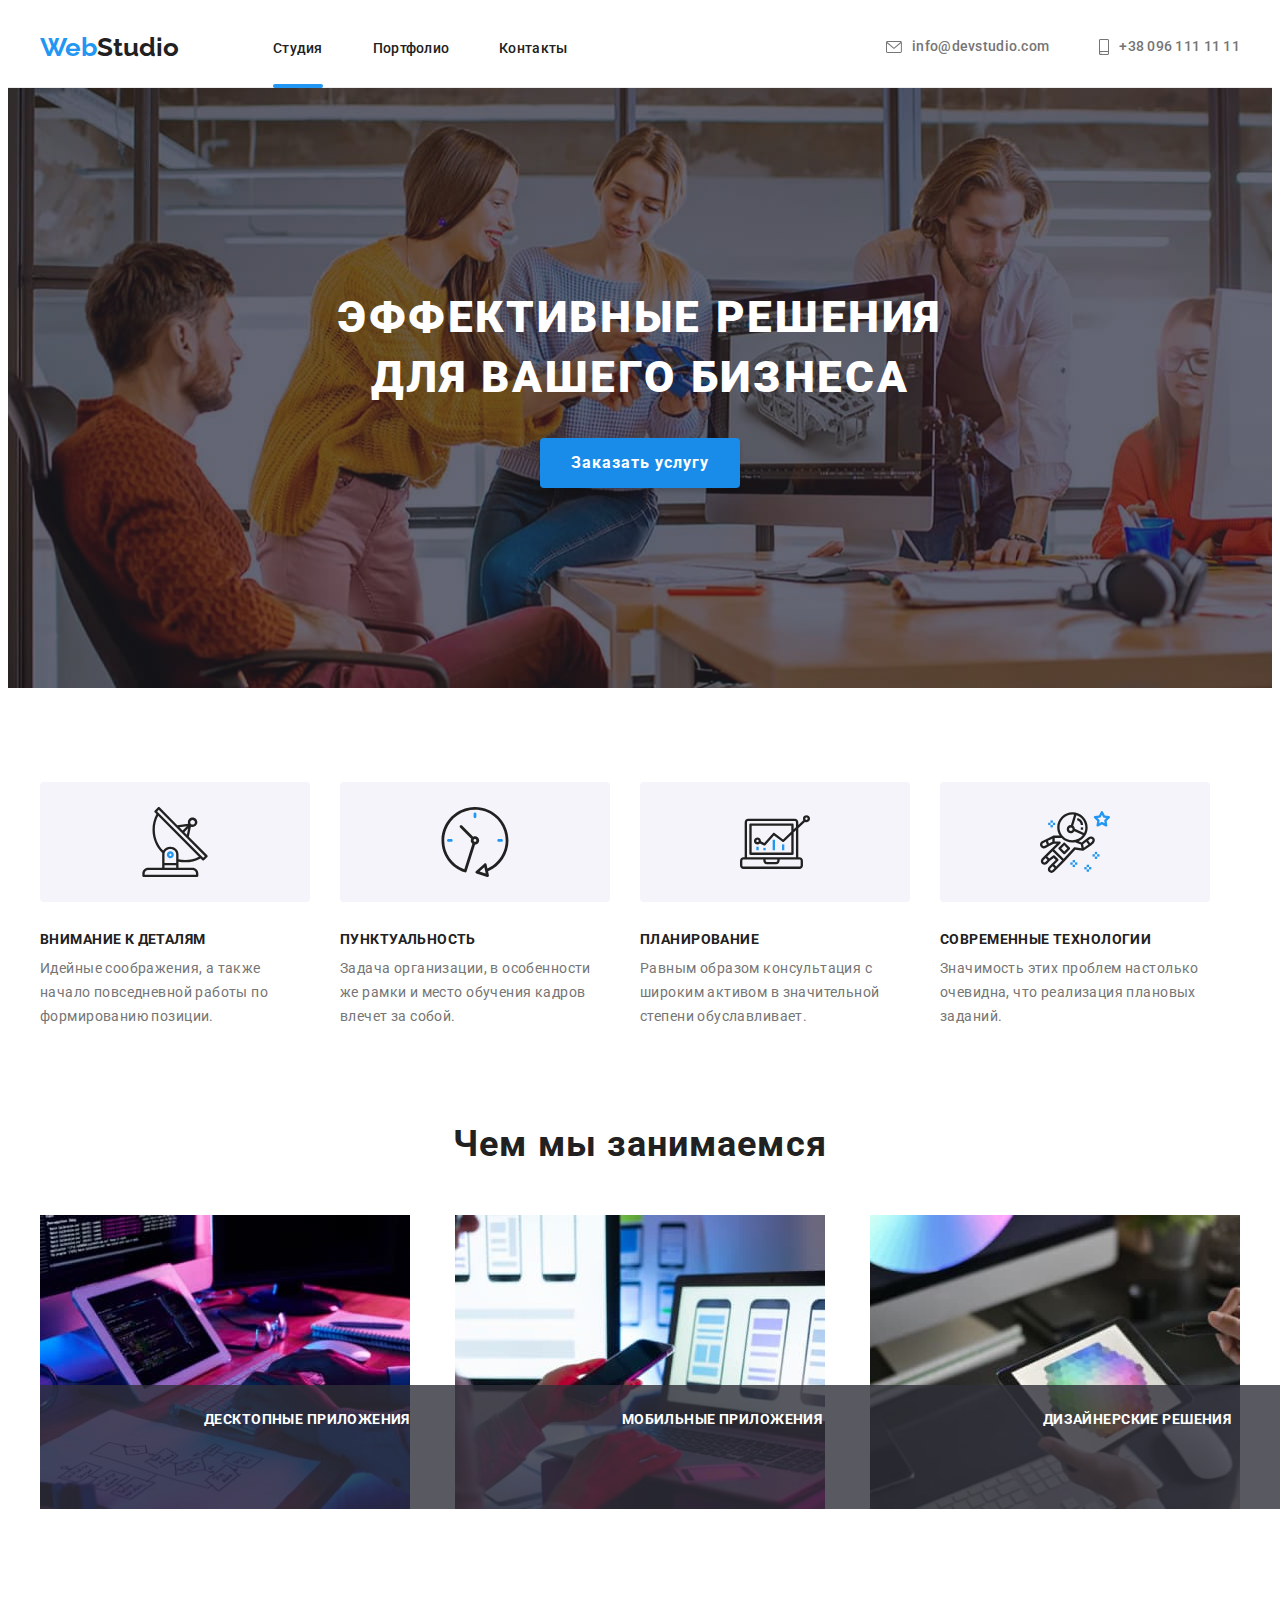
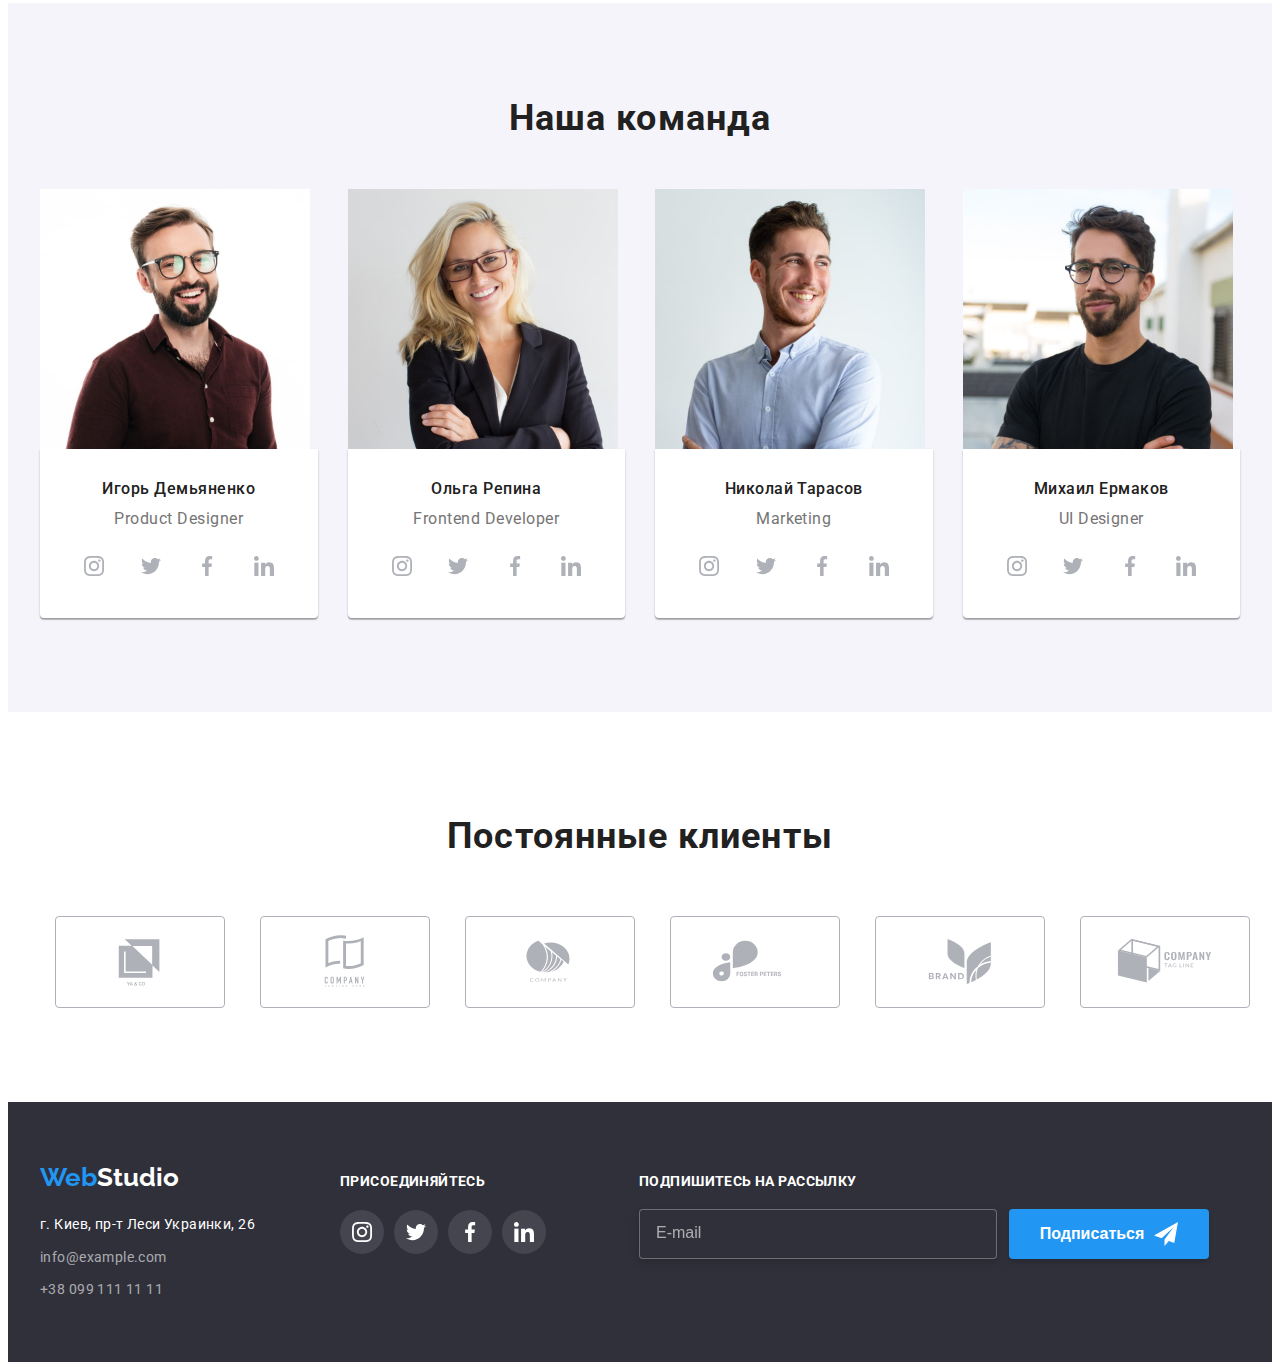
<file: index.html>
<!DOCTYPE html>
<html lang="ru">
<head>
    <meta charset="UTF-8">
    <meta http-equiv="X-UA-Compatible" content="IE=edge">
    <meta name="viewport" content="width=device-width, initial-scale=1.0">
    <title>Document</title>
    <link rel="preconnect" href="https://fonts.googleapis.com">
    <link rel="preconnect" href="https://fonts.gstatic.com" crossorigin>
    <link href="https://fonts.googleapis.com/css2?family=Raleway:wght@700&family=Roboto:wght@400;500;700;900&display=swap" rel="stylesheet">
    <link rel="stylesheet" href="https://cdnjs.cloudflare.com/ajax/libs/modern-normalize/1.1.0/modern-normalize.min.css" integrity="sha512-wpPYUAdjBVSE4KJnH1VR1HeZfpl1ub8YT/NKx4PuQ5NmX2tKuGu6U/JRp5y+Y8XG2tV+wKQpNHVUX03MfMFn9Q==" crossorigin="anonymous" referrerpolicy="no-referrer" />
    <link rel="stylesheet" href="./css/styles.css">
</head>
<body>
    <header class="header"> 
        <div class="container header-container">
            <a class="logo link" href=""><span class="accent">Web</span>Studio</a>
            <nav class="navigation">
                <ul class="nav-list list">
                    <li class="nav-list-item"><a class="nav-list-link link curent" href="./index.html">Студия</a></li>
                    <li class="nav-list-item"><a class="nav-list-link link" href="./portfolio.html">Портфолио</a></li>
                    <li class="nav-list-item"><a class="nav-list-link link" href="">Контакты</a></li>
                </ul>
            </nav>
            <a class="contact-email link" href="mailto:info@devstudio.com">
                <svg class="contact-icon" width="16" height="12">
                    <use href="./img/sprite.svg#email"></use>
                </svg>info@devstudio.com
            </a>
            <a class="contact-number link" href="tel:+380961111111">
                <svg class="contact-icon" width="10" height="16">
                    <use href="./img/sprite.svg#smartphone"></use>
                </svg>+38 096 111 11 11</a>
        </div>
    </header>
    <main>
        <!-- hero -->
        <section class="hero">
            <div class="container hero-container">
                <h1 class="main-title">Эффективные решения <br> для вашего бизнеса</h1>
                <button class="modal-btn" data-modal-open type="button">Заказать услугу</button>
            </div>
        </section>
        <!-- features -->
        <section class="features section"> 
            <div class="container features-container">
                <h2 class="title" hidden>Преимущества команды</h2>
                <ul class="features-list list">
                    <li class="features-list-item">
                        <div class="box-icons">
                            <svg class="features-list-icon" width="70" height="70">
                                <use href="./img/sprite.svg#antenna"></use>
                            </svg>
                        </div>
                        <h3 class="subtitle">Внимание к деталям</h3>
                        <p class="description">Идейные соображения, а также начало повседневной работы по формированию позиции.</p>
                    </li>
                    <li class="features-list-item">
                        <div class="box-icons">
                            <svg class="features-list-icon" width="70" height="70">
                                <use href="./img/sprite.svg#clock"></use>
                            </svg>
                        </div>
                        <h3 class="subtitle">Пунктуальность</h3>
                        <p class="description">Задача организации, в особенности же рамки и место обучения кадров влечет за собой.</p>
                    </li>
                    <li class="features-list-item">
                        <div class="box-icons">
                            <svg class="features-list-icon" width="70" height="70">
                                <use href="./img/sprite.svg#diagram"></use>
                            </svg>
                        </div>
                        <h3 class="subtitle">Планирование</h3>
                        <p class="description">Равным образом консультация с широким активом в значительной степени обуславливает.</p>
                    </li>
                    <li class="features-list-item">
                        <div class="box-icons">
                            <svg class="features-list-icon" width="70" height="70">
                                <use href="./img/sprite.svg#astronaut"></use>
                            </svg>
                        </div>
                        <h3 class="subtitle">Современные технологии</h3>
                        <p class="description">Значимость этих проблем настолько очевидна, что реализация плановых заданий.</p>
                    </li>
                </ul>
            </div>
        </section>
        <!-- jobs -->
        <section class="jobs section-half">
            <div class="container jobs-container">
                <h2 class="title-jobs">Чем мы занимаемся</h2>
                <ul class="jobs-list list">
                    <li class="jobs-list-item">
                        <div class="img-wrapper">
                        <img class="jobs-img" src="./img/about-img-1.jpg" alt="Создание кода" width="370" height="294">
                        <p class="subtitle-img">Десктопные приложения</p>
                    </div>
                    </li>
                    <li class="jobs-list-item">
                        <div class="img-wrapper">
                        <img class="jobs-img" src="./img/about-img-2.jpg" alt="Подбор дизайна" width="370" height="294">
                        <p class="subtitle-img">Мобильные приложения</p>
                    </div>
                    </li>
                    <li class="jobs-list-item">
                        <div class="img-wrapper">
                        <img class="jobs-img" src="./img/about-img-3.jpg" alt="Поиск цвета" width="370" height="294">
                        <p class="subtitle-img">Дизайнерские решения</p>
                    </div>
                    </li>
                </ul>  
            </div>
        </section>
        <!-- team -->
        <section class="team section">
            <div class="container team-container">
                <h2 class="title-our-team">Наша команда</h2>
                <ul class="team-list list">
                    <li class="team-list-item">
                        <img class="team-card-img" src="./img/team-img1.jpg" alt="Product Designer" width="270" height="260">
                        <div class="team-container-wrapper">
                            <h3 class="team-title">Игорь Демьяненко</h3>
                            <p class="team-description" lang="en">Product Designer</p>
                            <ul class="social-list list">
                                <li class="social-list-item">
                                    <a class="social-list-link" href="">
                                        <svg class="social-list-icon" width="20" height="20">
                                            <use href="./img/sprite.svg#instagram"></use>
                                        </svg>
                                    </a>
                                </li>
                                <li class="social-list-item">
                                    <a class="social-list-link" href="">
                                        <svg class="social-list-icon" width="20" height="20">
                                            <use href="./img/sprite.svg#twitter"></use>
                                        </svg>
                                    </a>
                                </li>
                                <li class="social-list-item">
                                    <a class="social-list-link" href="">
                                        <svg class="social-list-icon" width="20" height="20">
                                            <use href="./img/sprite.svg#facebook"></use>
                                        </svg>
                                    </a>
                                </li>
                                <li class="social-list-item">
                                    <a class="social-list-link" href="">
                                        <svg class="social-list-icon" width="20" height="20">
                                            <use href="./img/sprite.svg#linkedin"></use>
                                        </svg>
                                    </a>
                                </li>
                            </ul>
                        </div>
                    </li>
                    <li class="team-list-item">
                        <img class="team-card-img" src="./img/team-img2.jpg" alt="Frontend Developer" width="270" height="260">
                        <div class="team-container-wrapper">
                            <h3 class="team-title">Ольга Репина</h3>
                            <p class="team-description" lang="en">Frontend Developer</p>
                            <ul class="social-list list">
                                <li class="social-list-item">
                                    <a class="social-list-link" href="">
                                        <svg class="social-list-icon" width="20" height="20">
                                            <use href="./img/sprite.svg#instagram"></use>
                                        </svg>
                                    </a>
                                </li>
                                <li class="social-list-item">
                                    <a class="social-list-link" href="">
                                        <svg class="social-list-icon" width="20" height="20">
                                            <use href="./img/sprite.svg#twitter"></use>
                                        </svg>
                                    </a>
                                </li>
                                <li class="social-list-item">
                                    <a class="social-list-link" href="">
                                        <svg class="social-list-icon" width="20" height="20">
                                            <use href="./img/sprite.svg#facebook"></use>
                                        </svg>
                                    </a>
                                </li>
                                <li class="social-list-item">
                                    <a class="social-list-link" href="">
                                        <svg class="social-list-icon" width="20" height="20">
                                            <use href="./img/sprite.svg#linkedin"></use>
                                        </svg>
                                    </a>
                                </li>
                            </ul>        
                        </div> 
                    </li>  
                    <li class="team-list-item">
                        <img class="team-card-img" src="./img/team-img3.jpg" alt="Marketing" width="270" height="260">
                        <div class="team-container-wrapper">
                            <h3 class="team-title">Николай Тарасов</h3>
                            <p class="team-description" lang="en">Marketing</p>
                            <ul class="social-list list">
                                <li class="social-list-item">
                                    <a class="social-list-link" href="">
                                        <svg class="social-list-icon" width="20" height="20">
                                            <use href="./img/sprite.svg#instagram"></use>
                                        </svg>
                                    </a>
                                </li>
                                <li class="social-list-item">
                                    <a class="social-list-link" href="">
                                        <svg class="social-list-icon" width="20" height="20">
                                            <use href="./img/sprite.svg#twitter"></use>
                                        </svg>
                                    </a>
                                </li>
                                <li class="social-list-item">
                                    <a class="social-list-link" href="">
                                        <svg class="social-list-icon" width="20" height="20">
                                            <use href="./img/sprite.svg#facebook"></use>
                                        </svg>
                                    </a>
                                </li>
                                <li class="social-list-item">
                                    <a class="social-list-link" href="">
                                        <svg class="social-list-icon" width="20" height="20">
                                            <use href="./img/sprite.svg#linkedin"></use>
                                        </svg>
                                    </a>
                                </li>
                            </ul>
                        </div>
                    </li> 
                    <li class="team-list-item">
                        <img class="team-card-img" src="./img/team-img4.jpg" alt="UI Designer" width="270" height="260">
                        <div class="team-container-wrapper">
                            <h3 class="team-title">Михаил Ермаков</h3>
                            <p class="team-description" lang="en">UI Designer</p>
                            <ul class="social-list list">
                                <li class="social-list-item">
                                    <a class="social-list-link" href="">
                                        <svg class="social-list-icon" width="20" height="20">
                                            <use href="./img/sprite.svg#instagram"></use>
                                        </svg>
                                    </a>
                                </li>
                                <li class="social-list-item">
                                    <a class="social-list-link" href="">
                                        <svg class="social-list-icon" width="20" height="20">
                                            <use href="./img/sprite.svg#twitter"></use>
                                        </svg>
                                    </a>
                                </li>
                                <li class="social-list-item">
                                    <a class="social-list-link" href="">
                                        <svg class="social-list-icon" width="20" height="20">
                                            <use href="./img/sprite.svg#facebook"></use>
                                        </svg>
                                    </a>
                                </li>
                                <li class="social-list-item">
                                    <a class="social-list-link" href="">
                                        <svg class="social-list-icon" width="20" height="20">
                                            <use href="./img/sprite.svg#linkedin"></use>
                                        </svg>
                                    </a>
                                </li>
                            </ul>
                        </div>
                    </li>
                </ul>
            </div>
        </section>
        <section class="clients section">
            <div class="container clients-container">
            <h2 class="title-clients">Постоянные клиенты</h2>
            <ul class="clients-list list">
                <li class="clients-list-item">
                    <a class="clients-company link" href="">
                        <svg class="clients-list-icon" width="106" height="60">
                            <use href="./img/sprite.svg#company1"></use>
                        </svg> 
                    </a>
                </li>
                <li class="clients-list-item">
                    <a class="clients-company link" href="">
                        <svg class="clients-list-icon" width="106" height="60">
                            <use href="./img/sprite.svg#company2"></use>
                        </svg> 
                    </a>
                </li>
                <li class="clients-list-item">
                    <a class="clients-company link" href="">
                        <svg class="clients-list-icon" width="106" height="60">
                            <use href="./img/sprite.svg#company3"></use>
                        </svg> 
                    </a>
                </li>
                <li class="clients-list-item">
                    <a class="clients-company link" href="">
                        <svg class="clients-list-icon" width="106" height="60">
                            <use href="./img/sprite.svg#company4"></use>
                        </svg> 
                    </a>
                </li>
                <li class="clients-list-item">
                    <a class="clients-company link" href="">
                        <svg class="clients-list-icon" width="106" height="60">
                            <use href="./img/sprite.svg#company5"></use>
                        </svg> 
                    </a>
                </li>
                <li class="clients-list-item">
                    <a class="clients-company link" href="">
                        <svg class="clients-list-icon" width="106" height="60">
                            <use href="./img/sprite.svg#company6"></use>
                        </svg> 
                    </a>
                </li>
            </ul>
        </div>
        </section>
    </main>
    <footer class="footer">
        <div class="container footer-container">
            <div class="footer-adress-container">
            <a class="logo-link link" href=""><span class="accent">Web</span>Studio</a>
            <address class="address">
                <ul class="contact-list list">
                    <li class="contact-list-item">
                        <a class="contact-list link" href="https://goo.gl/maps/4rKQJ6UGh4Y5ATCG8" target="_blank">г. Киев, пр-т Леси Украинки, 26</a>
                    </li>
                    <li class="contact-list-item">
                        <a class="contact-email-bottom link" href="mailto:info@example.com">info@example.com</a>
                    </li>
                    <li class="contact-list-item">
                        <a class="contact-number-bottom link" href="tel:+380991111111">+38 099 111 11 11</a>
                    </li>
                </ul>
            </address>
        </div>
        <div class="join-container">
            <h3 class="subtitle-join">присоединяйтесь</h3>
            <ul class="join-list list">
                <li class="join-list-item">
                    <a class="join-list-link" href="">
                        <svg class="join-list-icon" width="20" height="20">
                            <use href="./img/sprite.svg#instagram">
                            </use>
                        </svg>
                    </a>
                </li>
                <li class="join-list-item">
                    <a class="join-list-link" href="">
                        <svg class="join-list-icon" width="20" height="20">
                            <use href="./img/sprite.svg#twitter">
                            </use>
                        </svg>
                    </a>
                </li>
                <li class="join-list-item">
                    <a class="join-list-link" href="">
                        <svg class="join-list-icon" width="20" height="20">
                            <use href="./img/sprite.svg#facebook">
                            </use>
                        </svg>
                    </a>
                </li>
                <li class="join-list-item">
                    <a class="join-list-link" href="">
                        <svg class="join-list-icon" width="20" height="20">
                            <use href="./img/sprite.svg#linkedin">
                            </use>
                        </svg>
                    </a>
                </li>
            </ul>
        </div>
        <form class="contact-form">
            <h3 class="subtitle-form">Подпишитесь на рассылку</h3>
        <div class="subscribe-wrapper">
            <input name="user-email" type="text" class="footer-form-input" placeholder="E-mail">
            <button type="submit" class="submit-btn">Подписаться</button>
        </div>
    </form>
    </div>
    </footer>
        <div class="backdrop is-hidden" data-modal>
            <div class="modal">
                <button type="button" class="modal-close-button" data-modal-close>
                    <svg class="modal-close-icon" width="11" height="11">
                        <use href="./img/sprite.svg#close-icon"></use>
                    </svg>
                </button>
                <form class="contact-form">
                    <p class="form-description">Оставьте свои данные, мы вам перезвоним</p>
                    <label class="contact-form-field">
                        Имя
                    <span class="contact-form-input-wrapper">
                        <input name="user-name" class="contact-form-input" type="text">
                        <svg class="contact-form-icon"  width="18" height="18">
                            <use href="./img/sprite.svg#name"></use>
                        </svg>
                    </span>
                    </label>
                    <label class="contact-form-field">
                        Телефон
                    <span class="contact-form-input-wrapper">
                        <input name="user-phone" class="contact-form-input" type="tel">
                        <svg class="contact-form-icon" width="18" height="18">
                            <use href="./img/sprite.svg#phone"></use>
                        </svg>
                    </span>
                    </label>
                    <label class="contact-form-field">
                    Почта
                    <span class="contact-form-input-wrapper">
                        <input name="user-email" class="contact-form-input" type="text">
                        <svg class="contact-form-icon" width="18" height="18">
                            <use href="./img/sprite.svg#message"></use>
                        </svg>
                    </span>
                    </label>
                    <label class="contact-form-field">
                        Комментарий
                        <textarea 
                        name="user-message" 
                        class="contact-form-message" 
                        placeholder="Введите текст"></textarea>
                    </label>
                    <div class="contact-form-checkbox-wrapper">
                        <input id="policy-checkbox" name="accept-policy" class="contact-form-checkbox visually-hidden" type="checkbox" required> 
                        <label for="policy-checkbox" class="contact-form-checkbox-label">Соглашаюсь с рассылкой и принимаю&nbsp;<a class="form-list-link" href="">Условия договора</a></label>
                    </div>
                    <button type="submit" class="contact-form-submit-btn">Отправить</button>
                </form>
            </div>
        </div>
        <script src="./js/modal.js"></script>
</body>
</html>
</file>
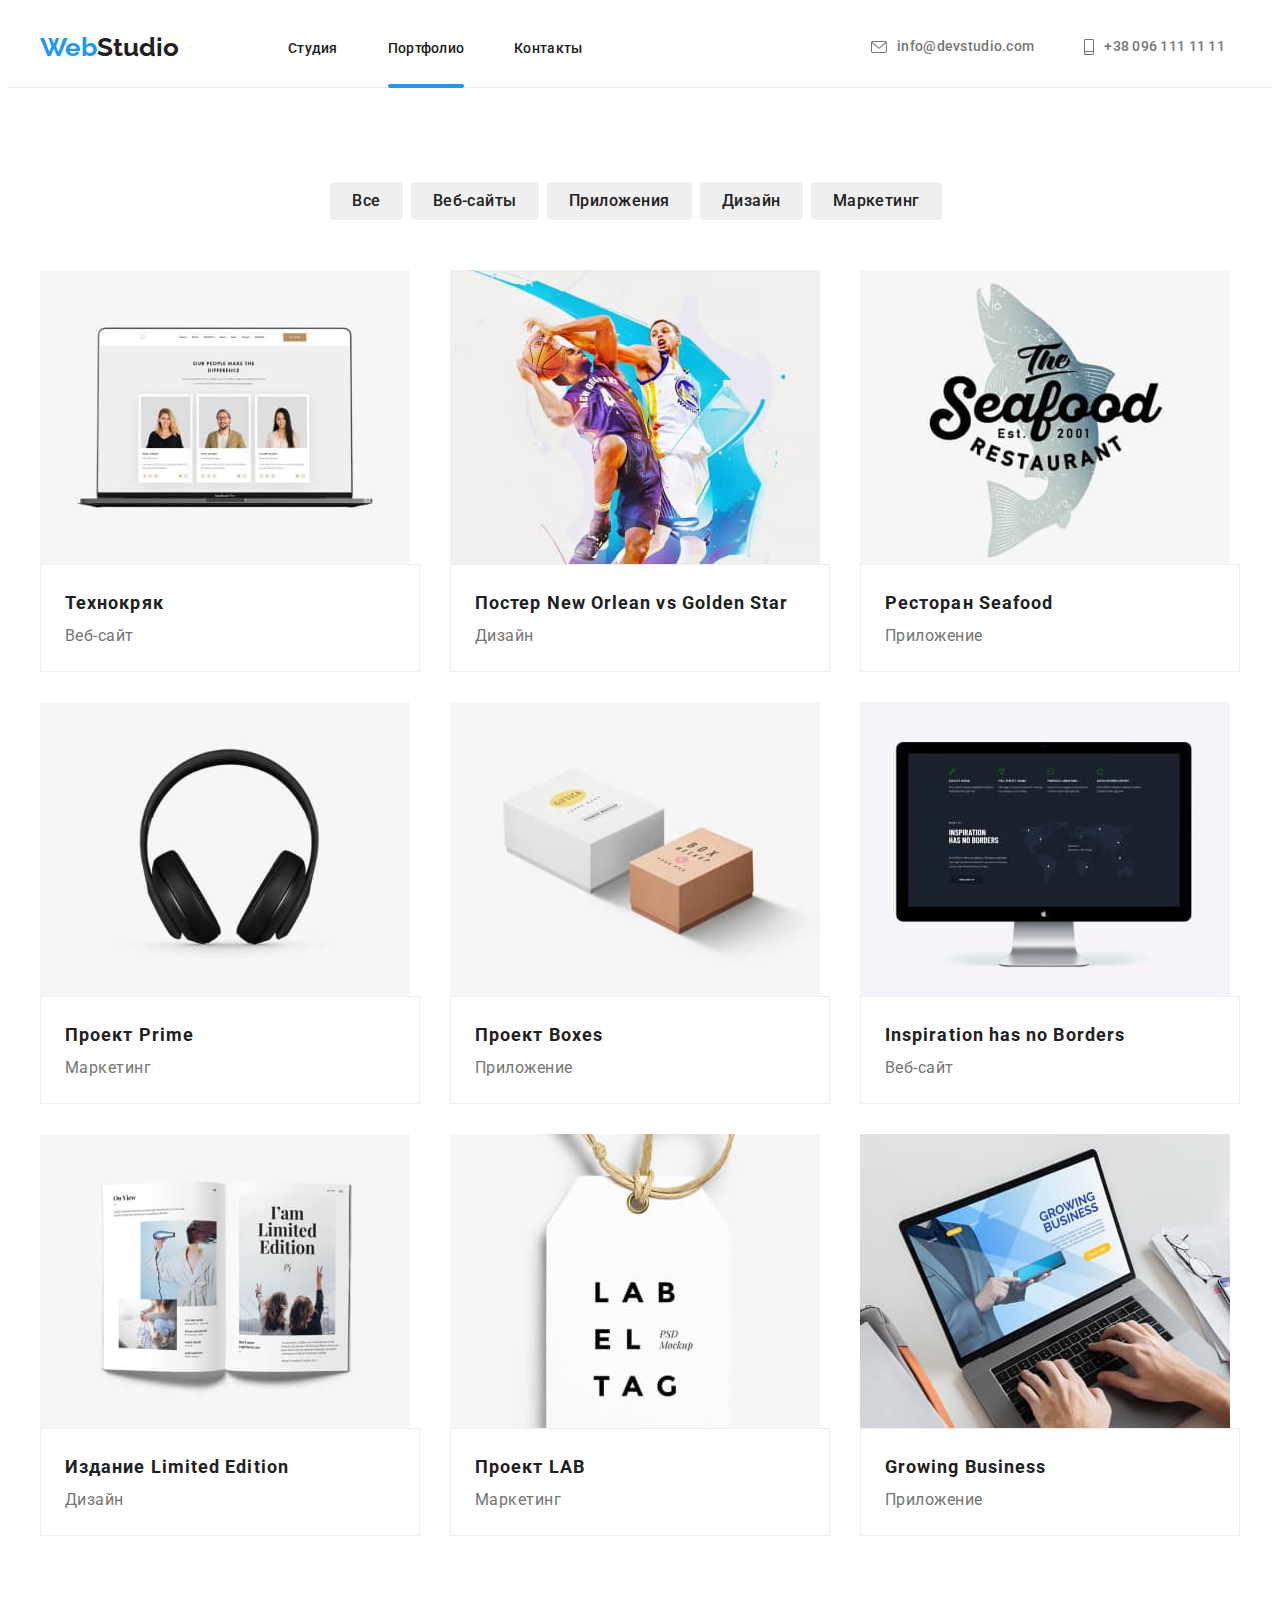
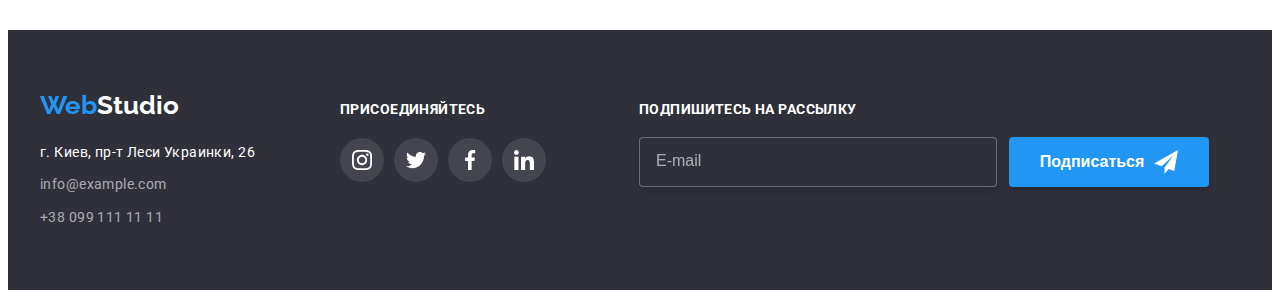
<file: portfolio.html>
<!DOCTYPE html>
<html lang="en">
<head>
    <meta charset="UTF-8">
    <meta http-equiv="X-UA-Compatible" content="IE=edge">
    <meta name="viewport" content="width=device-width, initial-scale=1.0">
    <title>Document</title>
    <link rel="preconnect" href="https://fonts.googleapis.com">
    <link rel="preconnect" href="https://fonts.gstatic.com" crossorigin>
    <link href="https://fonts.googleapis.com/css2?family=Raleway:wght@700&family=Roboto:wght@400;500;700;900&display=swap" rel="stylesheet">
    <link rel="stylesheet" href="https://cdnjs.cloudflare.com/ajax/libs/modern-normalize/1.1.0/modern-normalize.min.css" integrity="sha512-wpPYUAdjBVSE4KJnH1VR1HeZfpl1ub8YT/NKx4PuQ5NmX2tKuGu6U/JRp5y+Y8XG2tV+wKQpNHVUX03MfMFn9Q==" crossorigin="anonymous" referrerpolicy="no-referrer" />
    <link rel="stylesheet" href="./css/styles.css">
</head>
<body>
    <header class="header">
        <div class="container header-container">
            <a class="logo link" href=""><span class="accent">Web</span>Studio</a><div class="container">
            <nav class="navigation">
                <ul class="nav-list list">
                    <li class="nav-list-item"><a class="nav-list-link link" href="./index.html">Студия</a></li>
                    <li class="nav-list-item"><a class="nav-list-link link curent" href="./portfolio.html">Портфолио</a></li>
                    <li class="nav-list-item"><a class="nav-list-link link" href="">Контакты</a></li>
                </ul>
            </nav>
            <a class="contact-email link" href="mailto:info@devstudio.com">
                <svg class="contact-icon" width="16" height="12">
                    <use href="./img/sprite.svg#email"></use>
                </svg>info@devstudio.com</a>
            <a class="contact-number link" href="tel:+380961111111">
                <svg class="contact-icon" width="10" height="16">
                    <use href="./img/sprite.svg#smartphone"></use>
                </svg>+38 096 111 11 11</a>
        </div>
    </header>
    <main>
        <!-- hero -->
        <section class="hero-filter section">
            <div class="container filter-container">
                <h1 class="main-title-filter" hidden>Фильтры</h1>
                <ul class="filter-list list">
                    <li class="filter-list-item"><button class="btn" type="button">Все</button></li>
                    <li class="filter-list-item"><button class="btn" type="button">Веб-сайты</button></li>
                    <li class="filter-list-item"><button class="btn" type="button">Приложения</button></li>
                    <li class="filter-list-item"><button class="btn" type="button">Дизайн</button></li>
                    <li class="filter-list-item"><button class="btn" type="button">Маркетинг</button></li>
                </ul>
            </div>
            <div class=" container tile-container">
                <ul class="tile-list list">
                    <li class="tile-list-item">
                        <a class="tile-link link" href="">
                            <div class="tile-overlay-wrapper">
                                <img class="tile-list-img" src="./img/portfolio-img1.jpg" alt="Технокряк" width="370" height="294">
                                <p class="subtitle-overlay">Ресурс предлагает комплексные предложения с разным уровнем функционала и сервисов. Все это позволит посетителю получить исчерпывающие сведения о компании или частном лице.</p>
                            </div>
                            <div class="tile-container-wrapper">
                                <h2 class="title-filter">Технокряк</h2>
                                <p class="subtitle-filter">Веб-сайт</p>
                            </div>
                        </a>
                    </li>
                    <li class="tile-list-item">
                        <a class="tile-link link" href="">
                            <div class="tile-overlay-wrapper">
                                <img class="tile-list-img"src="./img/portfolio-img2.jpg" alt="Постер New Orlean vs Golden Star" width="370" height="294">
                                <p class="subtitle-overlay">Ресурс предлагает комплексные предложения с разным уровнем функционала и сервисов. Все это позволит посетителю получить исчерпывающие сведения о компании или частном лице.</p>
                            </div>
                            <div class="tile-container-wrapper">
                                <h2 class="title-filter">Постер New Orlean vs Golden Star</h2>
                                <p class="subtitle-filter">Дизайн</p>
                            </div>
                        </a>
                    </li>
                    <li class="tile-list-item">
                        <a class="tile-link link" href="">
                            <div class="tile-overlay-wrapper">
                                <img class="tile-list-img"src="./img/portfolio-img3.jpg" alt="Ресторан Seafood" width="370" height="294">
                                <p class="subtitle-overlay">Ресурс предлагает комплексные предложения с разным уровнем функционала и сервисов. Все это позволит посетителю получить исчерпывающие сведения о компании или частном лице.</p>
                            </div>
                            <div class="tile-container-wrapper">
                                <h2 class="title-filter">Ресторан Seafood</h2>
                                <p class="subtitle-filter">Приложение</p>
                            </div>
                        </a>
                    </li>
                    <li class="tile-list-item">
                        <a class="tile-link link" href="">
                            <div class="tile-overlay-wrapper">
                                <img class="tile-list-img"src="./img/portfolio-img4.jpg" alt="Накладные наушники" width="370" height="294">
                                <p class="subtitle-overlay">Ресурс предлагает комплексные предложения с разным уровнем функционала и сервисов. Все это позволит посетителю получить исчерпывающие сведения о компании или частном лице.</p>
                            </div>
                            <div class="tile-container-wrapper">
                                <h2 class="title-filter">Проект Prime</h2>
                                <p class="subtitle-filter">Маркетинг</p>
                            </div>
                        </a>
                    </li>
                    <li class="tile-list-item">
                        <a class="tile-link link" href="">
                            <div class="tile-overlay-wrapper">
                                <img class="tile-list-img"src="./img/portfolio-img5.jpg" alt="Проект коробки" width="370" height="294">
                                <p class="subtitle-overlay">Ресурс предлагает комплексные предложения с разным уровнем функционала и сервисов. Все это позволит посетителю получить исчерпывающие сведения о компании или частном лице.</p>
                            </div>
                            <div class="tile-container-wrapper">
                                <h2 class="title-filter">Проект Boxes</h2>
                                <p class="subtitle-filter">Приложение</p>
                            </div>
                        </a>
                    </li>
                    <li class="tile-list-item">
                        <a class="tile-link link" href="">
                            <div class="tile-overlay-wrapper">
                                <img class="tile-list-img"src="./img/portfolio-img6.jpg" alt="Монитор mac" width="370" height="294">
                                <p class="subtitle-overlay">Ресурс предлагает комплексные предложения с разным уровнем функционала и сервисов. Все это позволит посетителю получить исчерпывающие сведения о компании или частном лице.</p>
                            </div>
                            <div class="tile-container-wrapper">
                                <h2 class="title-filter">Inspiration has no Borders</h2>
                                <p class="subtitle-filter">Веб-сайт</p>
                            </div>
                        </a>
                    </li>
                    <li class="tile-list-item">
                        <a class="tile-link link" href="">
                            <div class="tile-overlay-wrapper">
                                <img class="tile-list-img"src="./img/portfolio-img7.jpg" alt="Издание Limited Edition" width="370" height="294">
                                <p class="subtitle-overlay">Ресурс предлагает комплексные предложения с разным уровнем функционала и сервисов. Все это позволит посетителю получить исчерпывающие сведения о компании или частном лице.</p>
                            </div>
                            <div class="tile-container-wrapper">
                                <h2 class="title-filter">Издание Limited Edition</h2>
                                <p class="subtitle-filter">Дизайн</p>
                            </div>
                        </a>
                    </li>
                    <li class="tile-list-item">
                        <a class="tile-link link" href="">
                            <div class="tile-overlay-wrapper">
                                <img class="tile-list-img"src="./img/portfolio-img8.jpg" alt="Фото бирки" width="370" height="294">
                                <p class="subtitle-overlay">Ресурс предлагает комплексные предложения с разным уровнем функционала и сервисов. Все это позволит посетителю получить исчерпывающие сведения о компании или частном лице.</p>
                            </div>
                            <div class="tile-container-wrapper">
                                <h2 class="title-filter">Проект LAB</h2>
                                <p class="subtitle-filter">Маркетинг</p>
                            </div>
                        </a>
                    </li>
                    <li class="tile-list-item">
                        <a class="tile-link link" href="">
                            <div class="tile-overlay-wrapper">
                                <img class="tile-list-img"src="./img/portfolio-img9.jpg" alt="Масbook" width="370" height="294">
                                <p class="subtitle-overlay">Ресурс предлагает комплексные предложения с разным уровнем функционала и сервисов. Все это позволит посетителю получить исчерпывающие сведения о компании или частном лице.</p>
                            </div>
                            <div class="tile-container-wrapper">
                                <h2 class="title-filter">Growing Business</h2>
                                <p class="subtitle-filter">Приложение</p>
                            </div>
                        </a>
                    </li>
                </ul>
            </div>
            
        </section>
    </main>
    <footer class="footer">
        <div class="container footer-container">
        <div class="footer-adress-container">
        <a class="logo-link link" href=""><span class="accent">Web</span>Studio</a>
        <address class="address">
            <ul class="contact-list list">
                <li class="contact-list-item">
                    <a class="contact-list link" href="https://goo.gl/maps/4rKQJ6UGh4Y5ATCG8" target="_blank">г. Киев, пр-т Леси Украинки, 26</a>
                </li>
                <li class="contact-list-item">
                    <a class="contact-email-bottom link" href="mailto:info@example.com">info@example.com</a>
                </li>
                <li class="contact-list-item">
                    <a class="contact-number-bottom link" href="tel:+380991111111">+38 099 111 11 11</a>
                </li>
            </ul>
        </address>
    </div>
    <div class="join-container">
        <h3 class="subtitle-join">присоединяйтесь</h3>
        <ul class="join-list list">
            <li class="join-list-item">
                <a class="join-list-link" href="">
                    <svg class="join-list-icon" width="20" height="20">
                        <use href="./img/sprite.svg#instagram">
                        </use>
                    </svg>
                </a>
            </li>
            <li class="join-list-item">
                <a class="join-list-link" href="">
                    <svg class="join-list-icon" width="20" height="20">
                        <use href="./img/sprite.svg#twitter">
                        </use>
                    </svg>
                </a>
            </li>
            <li class="join-list-item">
                <a class="join-list-link" href="">
                    <svg class="join-list-icon" width="20" height="20">
                        <use href="./img/sprite.svg#facebook">
                        </use>
                    </svg>
                </a>
            </li>
            <li class="join-list-item">
                <a class="join-list-link" href="">
                    <svg class="join-list-icon" width="20" height="20">
                        <use href="./img/sprite.svg#linkedin">
                        </use>
                    </svg>
                </a>
            </li>
        </ul>
    </div>
    <form class="contact-form">
        <h3 class="subtitle-form">Подпишитесь на рассылку</h3>
    <div class="subscribe-wrapper">
        <input name="user-email" type="text" class="footer-form-input" placeholder="E-mail">
        <button type="submit" class="submit-btn">Подписаться</button>
    </div>
    </form>
    </div>
    </footer>
</body>
</html>
</file>
<file: css/styles.css>
:root {
  --primary-font-family: "Roboto", sans-serif;
  --secondary-font-family: "Raleway", sans-serif;
  --primary-font-color: #ffffff;
  --primary-text-color: #212121;
  --secondary-text-color: #757575;
  --accent-color: #2196f3;
  --primary-background-light-theme: #ffffff;
  --secondary-background-light-theme: #f5f4fa;
  --background-dark-theme: #2f303a;
  --bottom-font-color: rgba(255, 255, 255, 0.6);
}

body {
  font-family: var(--primary-font-family);
}

h1,
h2,
h3,
h4,
h5,
h6,
p {
  margin-top: 0;
  margin-bottom: 0;
}

ul,
ol {
  margin-top: 0;
  margin-bottom: 0;
  padding-left: 0;
}

img {
  display: block;
  max-width: 100%;
  height: auto;
}

.list {
  list-style: none;
}
/* Утилиты */

.link {
  padding: 0;
  margin: 0;
  text-decoration: none;
}

.section {
  padding-top: 94px;
  padding-bottom: 94px;
}

.section-half {
  padding-bottom: 94px;
}

.container {
  display: flex;
  width: 1200px;
  padding-left: 15px;
  padding-right: 15px;
  margin-left: auto;
  margin-right: auto;
}

.accent {
  color: var(--accent-color);
}

.logo {
  margin-right: 94px;

  font-family: var(--secondary-font-family);
  font-weight: bold;
  font-size: 26px;
  line-height: 1.19;
  color: var(--primary-text-color);
}

.logo-link {
  font-family: var(--secondary-font-family);
  color: var(--primary-font-color);
  font-weight: bold;
  font-size: 26px;
  line-height: 1.19;
}

/* =====start header=====*/

.header {
  padding-top: 24px;
  padding-bottom: 24px;
  border-bottom: 1px solid #ececec;
}

.header-container {
  display: flex;
  align-items: center;
  justify-content: space-between;
}

.navigation {
  display: flex;
}

.nav-list {
  display: flex;
  align-items: center;
}

.nav-list-item {
  position: relative;
  margin-right: 50px;
}

.nav-contact {
  display: flex;
  /* margin-right: 50px; */
}

.nav-list-link {
  position: relative;
  font-weight: 500;
  font-size: 14px;
  line-height: 1.14;
  letter-spacing: 0.02em;
  color: var(--primary-text-color);
  /* padding-top: 32px; */
  padding-bottom: 32px;

  transition: color 250ms cubic-bezier(0.4, 0, 0.2, 1);
}

.nav-list-link:hover,
.nav-list-link:focus {
  color: var(--accent-color);
}

.curent::after {
  position: absolute;
  content: "";
  display: block;
  left: 0;
  bottom: 0;
  width: 100%;
  height: 4px;
  background-color: var(--accent-color);
  border-radius: 2px;
  flex-shrink: 0;
}

.contact-email {
  display: flex;
  align-items: center;
  margin-left: auto;
  margin-right: 50px;
  font-weight: 500;
  font-size: 14px;
  line-height: 1.14;
  letter-spacing: 0.02em;
  color: var(--secondary-text-color);
  transition: color 250ms cubic-bezier(0.4, 0, 0.2, 1);
}

.contact-email:hover,
.contact-email:focus {
  color: var(--accent-color);
  cursor: pointer;
}

.contact-icon {
  margin-right: 10px;
  fill: var(--secondary-text-color);
  transition: fill 250ms cubic-bezier(0.4, 0, 0.2, 1);
}

.contact-email:hover .contact-icon,
.contact-email:focus .contact-icon {
  fill: var(--accent-color);
  cursor: pointer;
}

.contact-number {
  display: flex;
  align-items: center;
  font-weight: 500;
  font-size: 14px;
  line-height: 1.14;
  letter-spacing: 0.02em;
  color: var(--secondary-text-color);
  transition: color 250ms cubic-bezier(0.4, 0, 0.2, 1);
}

.contact-number:hover,
.contact-number:focus {
  color: var(--accent-color);
  cursor: pointer;
}

.contact-number:hover .contact-icon,
.contact-number:focus .contact-icon {
  fill: var(--accent-color);
  cursor: pointer;
}

/* =====end header=====*/
/* =====start hero=====*/

.hero {
  background-image: linear-gradient(
      rgba(47, 48, 58, 0.4),
      rgba(47, 48, 58, 0.4)
    ),
    url("../img/header-Img.jpg");
  background-size: cover;
  background-color: #c4c4c4;
  padding-top: 200px;
  padding-bottom: 200px;
  text-align: center;
}

.hero-container {
  display: block;
  align-items: center;
}

/* =====end hero===== */

/* =====start features===== */

.box-icons {
  display: flex;
  justify-content: center;
  align-items: center;

  margin-bottom: 30px;
  width: 270px;
  height: 120px;
  background-color: #f5f4fa;
  border-radius: 4px;
}

.features-list {
  display: flex;
  margin-right: -30px;
}

.features-list-item {
  width: 270px;
  margin-right: 30px;
}

.features-list-item:last-child {
  margin-right: 0;
}

.hero-filter {
  background-color: var(--primary-background-light-theme);
  transition: background-color 250ms cubic-bezier(0.4, 0, 0.2, 1);
}

.features,
.jobs {
  background: var(--primary-background-light-theme);
}

.team {
  background: var(--secondary-background-light-theme);
}

.footer {
  background: var(--background-dark-theme);
}

.main-title {
  margin-bottom: 30px;
  margin-top: 0;
  font-weight: 900;
  font-size: 44px;
  line-height: 1.36;
  text-align: center;
  letter-spacing: 0.06em;
  text-transform: uppercase;

  color: var(--primary-font-color);
}

/* =====start filter portfolio===== */

.filter-list {
  display: flex;
  justify-content: center;
  margin-top: 0;
  margin-bottom: 0;
  margin-left: auto;
  margin-right: auto;
  margin-bottom: 50px;
}

.filter-list-item {
  margin-right: 8px;
}

/* =====end filter portfolio=====*/

.modal-btn {
  min-width: 200px;
  padding-top: 10px;
  padding-bottom: 10px;
  padding-left: 22px;
  padding-right: 22px;
  margin-top: 0;
  margin-bottom: 0;

  box-shadow: 0px 4px 4px rgba(0, 0, 0, 0.15);
  /* background: #2196F3; */
  border-radius: 4px;
  border: transparent;

  font-family: inherit;
  font-weight: 700;
  font-size: 16px;
  line-height: 1.87;

  align-items: center;
  letter-spacing: 0.06em;
  cursor: pointer;
  color: var(--primary-font-color);
  background-color: #188ce8;
}

/* =====end hero=====*/

.btn {
  padding-top: 6px;
  padding-bottom: 6px;
  padding-left: 22px;
  padding-right: 22px;
  margin-top: 0;
  margin-bottom: 0;
  border-radius: 4px;
  border: transparent;

  font-family: inherit;
  font-weight: 500;
  font-size: 16px;
  line-height: 1.62;
  text-align: center;
  letter-spacing: 0.03em;
  cursor: pointer;
  color: var(--primary-text-color);
  transition: color 250ms cubic-bezier(0.4, 0, 0.2, 1),
    background-color 250ms cubic-bezier(0.4, 0, 0.2, 1);
}

.btn:hover,
.btn:focus {
  color: var(--primary-font-color);
  background-color: var(--accent-color);
}

/* =====start jobs===== */

.jobs-container {
  display: block;
  align-items: center;
}

.title-jobs {
  margin-bottom: 50px;
  font-weight: 700;
  font-size: 36px;
}

.jobs-list {
  display: flex;
  justify-content: space-between;
}

/* =====end jobs===== */

/* =====start team===== */

.team-container {
  display: block;
  align-items: center;
}

.title-our-team {
  margin-bottom: 50px;
  font-weight: 700;
  font-size: 36px;
}

.team-list {
  display: flex;
  flex-wrap: wrap;
  margin-right: -30px;
}

.team-list-item {
  width: calc((100% - 120px) / 4);
  margin-right: 30px;
}

.team-list-item:nth-child(4n) {
  margin-right: 0;
}

.team-container-wrapper {
  padding-left: 32px;
  padding-right: 32px;
  box-shadow: 0px 1px 3px rgba(0, 0, 0, 0.12), 0px 1px 1px rgba(0, 0, 0, 0.14),
    0px 2px 1px rgba(0, 0, 0, 0.2);
  border-radius: 0px 0px 4px 4px;
  padding-top: 30px;
  padding-bottom: 30px;
  background-color: var(--primary-background-light-theme);
}

.social-list {
  display: flex;
  justify-content: space-between;
}

.social-list-link {
  display: flex;
  align-items: center;
  justify-content: center;
  width: 44px;
  height: 44px;
  border-radius: 50%;
  transition: fill 250ms cubic-bezier(0.4, 0, 0.2, 1),
    background-color 250ms cubic-bezier(0.4, 0, 0.2, 1);
}

.social-list-icon {
  fill: #afb1b8;
}

.social-list-link:hover,
.social-list-link:focus {
  background-color: var(--accent-color);
}

.social-list-link:hover .social-list-icon,
.social-list-link:focus .social-list-icon {
  fill: var(--primary-font-color);
}

/* =====end team===== */

/* =====start clients===== */

.clients-company {
  display: flex;
  justify-content: center;
  align-items: center;
  width: 170px;
  height: 92px;
  border: 1px solid #afb1b8;
  box-sizing: border-box;
  border-radius: 4px;
  /* flex-basis: calc((100% - 180px) / 6); */

  fill: #afb1b8;
  transition: fill 250ms cubic-bezier(0.4, 0, 0.2, 1),
    border 250ms cubic-bezier(0.4, 0, 0.2, 1);
}

.clients-company:hover,
.clients-company:focus {
  fill: var(--accent-color);
  border: 1px solid #2196f3;
}

.clients-list-icon {
  color: var(--accent-color);
}

.clients-list {
  display: flex;
  justify-content: center;
  align-items: center;
  margin-right: -30px;
}

.clients-list-item {
  margin-right: 30px;
  flex-basis: calc((100% - 180px) / 6);
}

.clients-list-item:last-child {
  margin-right: 0;
}

/* =====end clients===== */

/* =====start portfolio tile===== */

.tile-list {
  display: flex;
  flex-wrap: wrap;
  margin-right: -30px;
  margin-bottom: -30px;
}

.tile-list-item {
  width: calc((100% - 90px) / 3);
  margin-right: 30px;
  margin-bottom: 30px;
}

/* .tile-list-item:not(:nth-child(3n)) {
  margin-right: 30px;
} */

.tile-list-item:nth-child(3n) {
  margin-right: 0;
}

/* .tile-list-item:not(:nth-last-child(-3 + n)) {
  margin-bottom: 30px;
} */

.tile-container-wrapper {
  border: 1px solid #eeeeee;
  padding-top: 20px;
  padding-bottom: 20px;
  padding-left: 24px;
  padding-right: 24px;
}

.tile-link {
  display: block;
}

.tile-link:hover {
  box-sizing: border-box;
  box-shadow: 0px 1px 1px rgba(0, 0, 0, 0.12), 0px 4px 4px rgba(0, 0, 0, 0.06),
    1px 4px 6px rgba(0, 0, 0, 0.16);
}

/* =====end portfolio tile===== */

.subtitle {
  margin-bottom: 10px;

  font-family: inherit;
  font-style: normal;
  font-weight: 700;
  font-size: 14px;
  line-height: 1.14;
  letter-spacing: 0.03em;
  text-transform: uppercase;

  color: var(--primary-text-color);
}

.description {
  font-family: inherit;
  font-style: normal;
  font-weight: 400;
  font-size: 14px;
  line-height: 1.71;
  letter-spacing: 0.03em;

  color: var(--secondary-text-color);
}

.jobs,
.team {
  font-weight: 700;
  font-size: 36px;
  line-height: 1.17;
  text-align: center;
  letter-spacing: 0.03em;
  color: var(--primary-text-color);
}

.img-wrapper {
  position: relative;
}
.jobs-list .subtitle-img {
  position: absolute;
  bottom: 0;
  left: 0;
  height: 70px;
  width: 370px;
  font-family: inherit;
  font-weight: 700;
  font-size: 14px;
  line-height: 1.14;
  text-align: center;
  letter-spacing: 0.03em;
  text-transform: uppercase;
  padding: 27px 82px;
  color: var(--primary-font-color);
  background-color: rgba(47, 48, 58, 0.8);
}

.team-title {
  margin-bottom: 10px;

  font-weight: 500;
  font-size: 16px;
  line-height: 1.19;
  text-align: center;
  letter-spacing: 0.03em;
  color: var(--primary-text-color);
}

.team-description {
  font-style: normal;
  font-weight: 400;
  font-size: 16px;
  line-height: 1.19;
  text-align: center;
  letter-spacing: 0.03em;
  color: var(--secondary-text-color);
  margin-bottom: 16px;
}

.title {
  font-style: normal;
  font-weight: 700;
  font-size: 36px;
  line-height: 1.17;
  text-align: center;
  letter-spacing: 0.03em;
  color: var(--primary-text-color);
}

.title-filter {
  font-style: normal;
  font-weight: 700;
  font-size: 18px;
  line-height: 2;
  letter-spacing: 0.06em;
  color: var(--primary-text-color);
}

.subtitle-filter {
  font-style: normal;
  font-weight: 400;
  font-size: 16px;
  line-height: 1.87;
  letter-spacing: 0.03em;
  color: var(--secondary-text-color);
}

.clients section {
  padding-bottom: 94px;
}

.clients-container {
  display: block;
  align-items: center;
}

.title-clients {
  font-style: normal;
  font-weight: 700;
  font-size: 36px;
  line-height: 1.67;
  text-align: center;
  letter-spacing: 0.03em;
  color: var(--primary-text-color);

  margin-bottom: 50px;
}

.tile-overlay-wrapper {
  position: relative;
  overflow: hidden;
}

.subtitle-overlay {
  position: absolute;
  top: 0;
  left: 0;
  transform: translateY(100%);
  height: 100%;
  width: 100%;

  font-style: normal;
  font-weight: 400;
  font-size: 18px;
  line-height: 1.56;
  padding: 63px 24px;
  overflow: auto;
  color: var(--primary-font-color);
  background-color: rgba(33, 150, 243, 0.9);
  transition: transform 250ms cubic-bezier(0.4, 0, 0.2, 1);
}

.tile-link:hover .subtitle-overlay,
.tile-link:focus .subtitle-overlay {
  transform: translateY(0%);
}
/* =====start footer===== */

.footer {
  padding-top: 60px;
  padding-bottom: 60px;
}

.footer-container {
  display: flex;
  align-items: baseline;
}

.footer-adress-container {
  min-width: 230px;
  margin-right: 70px;
}
.join-container {
  display: block;
  min-width: 206px;
  margin-right: 93px;
}

.logo-link {
  display: block;
  margin-bottom: 20px;
}

.contact-list {
  font-style: normal;
  font-weight: 400;
  font-size: 14px;
  line-height: 1.71;
  letter-spacing: 0.03em;

  color: var(--primary-font-color);
}

.contact-email-bottom,
.contact-number-bottom {
  font-style: normal;
  font-weight: 400;
  font-size: 14px;
  line-height: 1.71;
  letter-spacing: 0.03em;
  color: var(--bottom-font-color);
}

.contact-list-item {
  margin-bottom: 9px;
}

.contact-list-item:last-child {
  margin-bottom: 0;
}

.subtitle-join {
  font-style: normal;
  font-weight: 700;
  font-size: 14px;
  line-height: 1.14;
  letter-spacing: 0.03em;
  text-transform: uppercase;
  color: var(--primary-font-color);
  margin-bottom: 20px;
}

.join-list {
  display: flex;
  justify-content: space-between;
}

.join-list-link {
  display: flex;
  justify-content: center;
  align-items: center;
  width: 44px;
  height: 44px;
  border-radius: 50%;
  background-color: rgba(255, 255, 255, 0.1);
  transition: background-color 250ms cubic-bezier(0.4, 0, 0.2, 1);
}

.join-list-icon {
  fill: var(--primary-font-color);
  transition: fill 250ms cubic-bezier(0.4, 0, 0.2, 1);
}

.join-list-link:hover,
.join-list-link:focus {
  background-color: var(--accent-color);
}

.subtitle-form {
  font-style: normal;
  font-weight: 700;
  font-size: 14px;
  line-height: 16px;
  letter-spacing: 0.03em;
  text-transform: uppercase;
  margin-bottom: 20px;
  color: var(--primary-font-color);
}

.subscribe-wrapper {
  display: flex;
}

.footer-form-input {
  width: 358px;
  height: 50px;
  padding-left: 16px;
  margin-right: 12px;
  border: 1px solid rgba(255, 255, 255, 0.3);
  box-sizing: border-box;
  filter: drop-shadow(0px 4px 4px rgba(0, 0, 0, 0.15));
  border-radius: 4px;
  background-color: #2f303a;
  color: var(--primary-font-color);
}

.footer-form-input::placeholder {
  color: rgba(255, 255, 255, 0.6);
  font-size: 16px;
  line-height: 1.25;
}

.submit-btn {
  display: inline-flex;
  align-items: center;
  justify-content: center;
  width: 200px;
  height: 50px;
  font-style: normal;
  font-weight: 700;
  font-size: 16px;
  line-height: 1.88;
  color: var(--primary-font-color);
  background-color: var(--accent-color);
  box-shadow: 0px 4px 4px rgba(0, 0, 0, 0.15);
  border-radius: 4px;
  border: transparent;
}

.submit-btn::after {
  content: "";
  display: inline-block;
  width: 24px;
  height: 24px;
  margin-left: 10px;
  background-image: url("../img/icon-send.svg");
}

/* =====end footer===== */

.backdrop {
  position: fixed;
  top: 0;
  left: 0;
  width: 100vw;
  height: 100vh;
  opacity: 1;
  background-color: rgba(0, 0, 0, 0.2);
  transition: opacity 250ms cubic-bezier(0.4, 0, 0.2, 1),
    background-color 250ms cubic-bezier(0.4, 0, 0.2, 1);
}

.backdrop.is-hidden {
  opacity: 0;
  visibility: hidden;
  pointer-events: none;
}

.backdrop.is-hidden .modal {
  transform: translate(-50%, -50%) scale(0.9);
}

.modal {
  position: absolute;
  top: 50%;
  left: 50%;
  width: 528px;
  height: 581px;
  padding: 40px;
  background-color: var(--primary-background-light-theme);
  box-shadow: 0px 1px 3px rgba(0, 0, 0, 0.12), 0px 1px 1px rgba(0, 0, 0, 0.14),
    0px 2px 1px rgba(0, 0, 0, 0.2);
  border-radius: 4px;
  transform: translate(-50%, -50%) scale(1);
  transition: transform 250ms cubic-bezier(0.4, 0, 0.2, 1),
    background-color 250ms cubic-bezier(0.4, 0, 0.2, 1),
    box-shadow 250ms cubic-bezier(0.4, 0, 0.2, 1);
}

.modal-close-button {
  position: absolute;
  top: 8px;
  right: 8px;
  width: 30px;
  height: 30px;
  display: flex;
  justify-content: center;
  align-items: center;
  border-radius: 50%;
  background-color: transparent;
  border: 1px solid rgba(0, 0, 0, 0.1);
  box-sizing: border-box;
  padding: 0;
  cursor: pointer;
}

.modal-close-button:hover .modal-close-icon {
  fill: var(--accent-color);
}

.form-description {
  font-family: inherit;
  font-style: normal;
  font-weight: 700;
  font-size: 20px;
  line-height: 1.15;
  text-align: center;
  letter-spacing: 0.03em;
  margin-bottom: 12px;
  color: var(--primary-text-color);
}

.contact-form-field {
  display: block;
  margin-bottom: 10px;
  font-style: normal;
  font-weight: 400;
  font-size: 12px;
  line-height: 1.67;
  letter-spacing: 0.01em;
  color: var(--secondary-text-color);
}

.contact-form-input-wrapper {
  position: relative;
  display: block;
}

.contact-form-input {
  width: 100%;
  height: 40px;
  padding-left: 42px;
  border: 1px solid rgba(33, 33, 33, 0.2);
  border-radius: 4px;
  margin-top: 4px;
  transition: border 250ms cubic-bezier(0.4, 0, 0.2, 1);
}

.contact-form-input:focus {
  outline: none;
  border: 1px solid #2196f3;
}

.contact-form-input:focus + .contact-form-icon {
  fill: var(--accent-color);
}

.contact-form-icon {
  position: absolute;
  display: block;
  top: 50%;
  left: 15px;
  transform: translateY(-50%);
  transition: fill 250ms cubic-bezier(0.4, 0, 0.2, 1);
}

.contact-form-message {
  /* display: block; */
  width: 100%;
  height: 120px;
  margin-top: 4px;
  padding: 12px 16px;
  resize: none;
  border: 1px solid rgba(33, 33, 33, 0.2);
  border-radius: 4px;
  transition: border 250ms cubic-bezier(0.4, 0, 0.2, 1);
}

.contact-form-message:focus {
  outline: none;
  border: 1px solid #2196f3;
}

.contact-form-message::placeholder {
  color: rgba(117, 117, 117, 0.5);
}

.contact-form-checkbox-wrapper {
  margin-bottom: 30px;
  padding-left: 15px;
}

.contact-form-checkbox-label {
  display: flex;
  align-items: center;
  font-family: inherit;
  font-style: normal;
  font-weight: 400;
  font-size: 14px;
  line-height: 1.71;
  letter-spacing: 0.03em;

  color: var(--secondary-text-color);
}

.contact-form-checkbox-label::before {
  content: "";
  display: inline-block;
  width: 18px;
  height: 18px;
  border: 1px solid #212121;
  border-radius: 2px;
  cursor: pointer;
  margin-right: 7px;
}

.visually-hidden {
  position: absolute;
  width: 1px;
  height: 1px;
  margin: -1px;
  border: 0;
  padding: 0;
  white-space: nowrap;
  clip-path: inset(100%);
  clip: rect(0 0 0 0);
  overflow: hidden;
}

.contact-form-checkbox:checked + .contact-form-checkbox-label::before {
  background-image: url("../img/icon-checked.svg");
  background-size: cover;
  background-color: var(--accent-color);
  border-color: var(--accent-color);
  border-radius: 2px;
}

.form-list-link {
  color: var(--accent-color);
}

.contact-form-submit-btn {
  display: block;
  margin: 0 auto;
  min-width: 200px;
  padding: 10px 55px;
  font-family: inherit;
  font-style: normal;
  font-weight: 700;
  font-size: 16px;
  line-height: 1.88;
  letter-spacing: 0.06em;
  border: transparent;
  box-shadow: 0px 4px 4px rgba(0, 0, 0, 0.15);
  border-radius: 4px;
  cursor: pointer;
  background-color: #2196f3;
  color: var(--primary-font-color);
  transition: background-color 1000ms cubic-bezier(0.4, 0, 0.2, 1);
}

.contact-form-submit-btn:hover,
.contact-form-submit-btn:focus {
  background-color: #188ce8;
}
</file>
